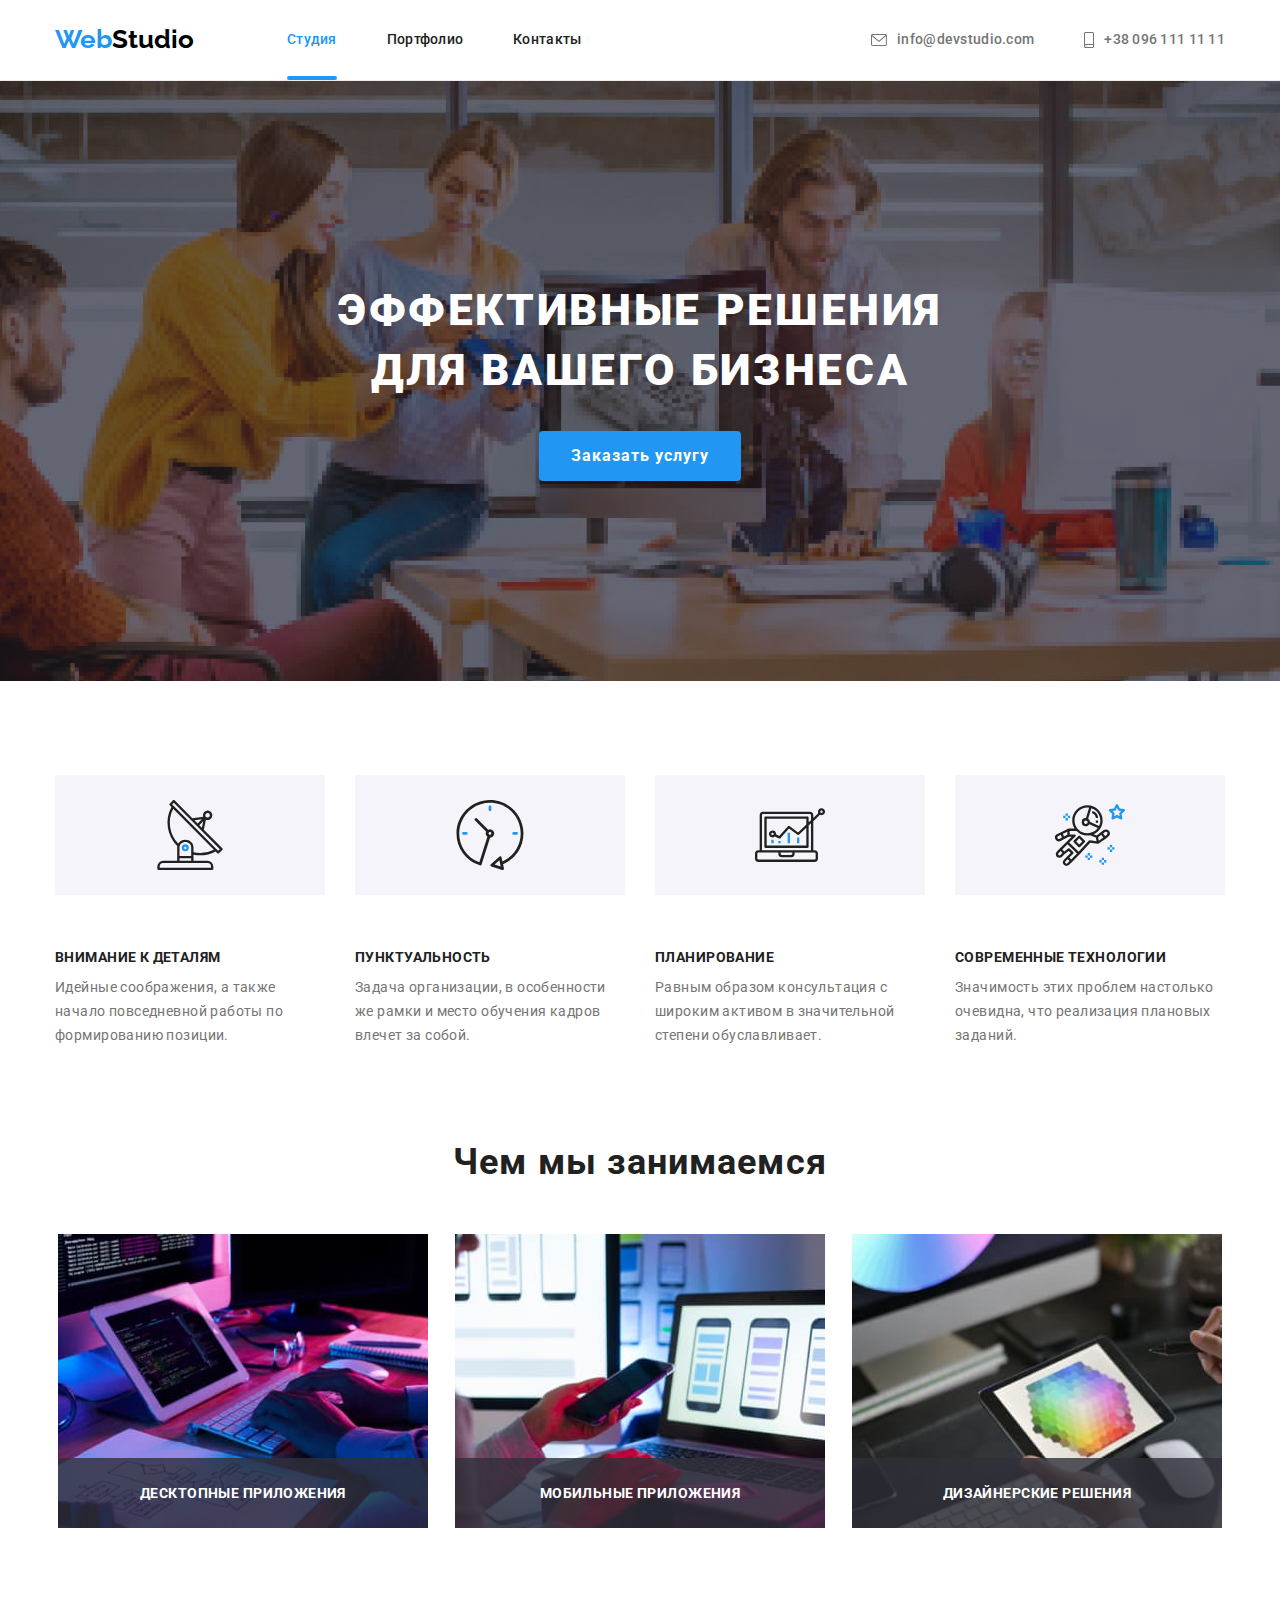
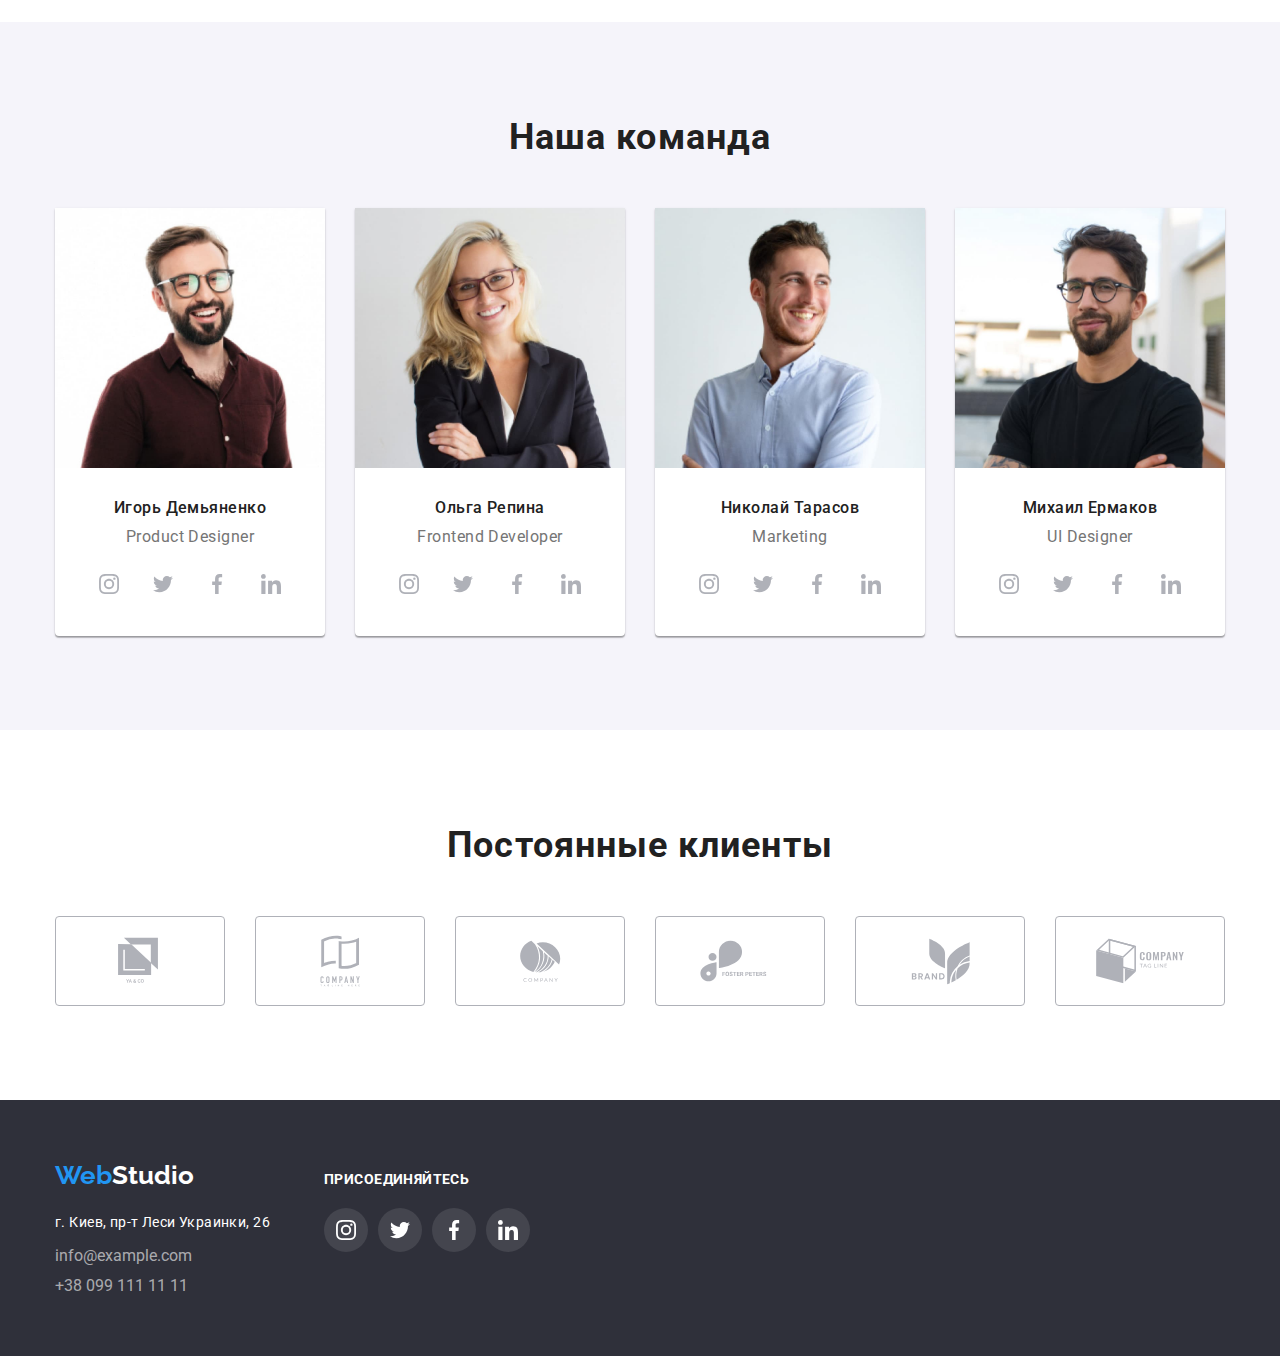
<file: index.html>
<!DOCTYPE html>
<html lang="ru">
<head>
    <meta charset="UTF-8">
    <meta name="viewport" content="width=device-width, initial-scale=1.0">
    <title>Студия</title>
    <link rel="stylesheet" href="https://cdnjs.cloudflare.com/ajax/libs/modern-normalize/1.0.0/modern-normalize.min.css">   
    <link rel="stylesheet" href="./css/style.css">
    <link rel="preconnect" href="https://fonts.gstatic.com">
    <link href="https://fonts.googleapis.com/css2?family=Raleway:wght@700&family=Roboto:wght@400;500;700;900&display=swap" rel="stylesheet">
</head>
<body>
    <header>
        <div class="container header">
            <nav>
                <a  href="./index.html" class="icon">
                    <span class="logo">Web</span>Studio</a>
                <ul class="nav">
                    <li><a class="nav-link current" href="./index.html">Студия</a></li>
                    <li><a class="nav-link" href="./portfolio.html">Портфолио</a></li>
                    <li><a class="nav-link" href="">Контакты</a></li>
                </ul>
            </nav>
            <ul class="contacts">
                    <li><a class="contact" href="mailto:info@devstudio.com">
                        <svg class="icon-envelope">
                            <use href="./img/symbol-defs.svg#icon-envelope"></use>
                        </svg>
                            info@devstudio.com</a>
                    </li>
                    <li ><a class="contact" href="tel:+380961111111">
                        <svg class="icon-smartphone">
                            <use href="./img/symbol-defs.svg#icon-smartphone"></use>
                        </svg>
                            +38 096 111 11 11</a>
                    </li>
            </ul>
        </div>
    </header>
    <main>
        <section class="hero">
            <div class="container">
                <h1 class="title-hero">Эффективные решения<br>для вашего бизнеса</h1>
                <button data-modal-open class="button">Заказать услугу</button>
            </div>
        </section>
        <!--Наши преимущества-->
        <section class="our-advantages">
            <div class="container">
                <h2 class="visually-hidden">Наши преимущества</h2>
                <ul class="list-advantages">
                    <li class="desc-advantages antenna">
                        <h3 class="head-advantages">Внимание к деталям</h3>
                        <p class="advantages"> Идейные соображения, а также начало повседневной работы по формированию позиции.</p>
                    </li>
                    <li class="desc-advantages clock">
                        <h3 class="head-advantages">Пунктуальность</h3>
                        <p class="advantages">Задача организации, в особенности же рамки и место обучения кадров влечет за собой.</p>
                    </li>
                    <li class="desc-advantages diagram">
                        <h3 class="head-advantages">Планирование</h3>
                        <p class="advantages">Равным образом консультация с широким активом в значительной степени обуславливает.</p>
                    </li>
                    <li class="desc-advantages astronaut">
                        <h3 class="head-advantages">Современные технологии</h3>
                        <p class="advantages">Значимость этих проблем настолько очевидна, что реализация плановых заданий.</p>
                    </li>
                </ul>
            </div>
        </section>
        <section class="our-work">
            <div class="container">
                <h2 class="section-title">Чем мы занимаемся</h2>
                <ul class="list-work">
                    <li class="list-work-item">
                        <img class="work" src="./img/Optymized/box-1.jpg" alt="Человек пишет программу на планшете" width="370"/>
                        <p class="work-type">Десктопные приложения</p>
                    </li>
                    <li class="list-work-item">
                        <img class="work" src="./img/Optymized/box-2.jpg" alt="Работа с телефоном и планшетом" width="370"/>
                        <p class="work-type">Мобильные приложения</p>
                    </li>
                    <li class="list-work-item">
                        <img class="work" src="./img/Optymized/box-3.jpg" alt="Человек выбирает нужный цвет на планшете" width="370"/>
                        <p class="work-type">Дизайнерские решения</p>
                    </li>
                </ul>
            </div>
        </section>
        <section class="our-team">
            <div class="container">
                <h2 class="section-team">Наша команда</h2>
                    <ul class="all-team">
                        <li class="team-memeber">
                            <img class="work" src="./img/Optymized/team-card-1.jpg" alt="Фото мужчины" width="270"/>  
                            <h3 class="employee-name">Игорь Демьяненко</h3>
                            <p class="employee-job" lang="en">Product Designer</p>
                            <div class="social-block">
                                <a class="social-link" href="">
                                    <svg class="icon-social">
                                        <use href="./img/symbol-defs.svg#icon-instagram"></use>
                                    </svg>
                                </a>
                                <a class="social-link" href="">
                                    <svg class="icon-social">
                                        <use href="./img/symbol-defs.svg#icon-twitter"></use>
                                    </svg>
                                </a>
                                <a class="social-link" href="">
                                    <svg class="icon-social">
                                        <use href="./img/symbol-defs.svg#icon-facebook"></use>
                                    </svg>
                                </a>
                                <a class="social-link" href="">
                                    <svg class="icon-social">
                                        <use href="./img/symbol-defs.svg#icon-linkedin"></use>
                                    </svg>
                                </a> 
                            </div>
                        </li>
                        <li class="team-memeber">
                            <img class="work" src="./img/Optymized/team-card-2.jpg" alt="Фото женщины" width="270"/>  
                            <h3 class="employee-name">Ольга Репина</h3>
                            <p class="employee-job" lang="en">Frontend Developer</p>     
                            <div class="social-block">
                                <a class="social-link" href="">
                                    <svg class="icon-social">
                                        <use href="./img/symbol-defs.svg#icon-instagram"></use>
                                    </svg>
                                </a>
                                <a class="social-link" href="">
                                    <svg class="icon-social">
                                        <use href="./img/symbol-defs.svg#icon-twitter"></use>
                                    </svg>
                                </a>
                                <a class="social-link" href="">
                                    <svg class="icon-social">
                                        <use href="./img/symbol-defs.svg#icon-facebook"></use>
                                    </svg>
                                </a>
                                <a class="social-link" href="">
                                    <svg class="icon-social">
                                        <use href="./img/symbol-defs.svg#icon-linkedin"></use>
                                    </svg>
                                </a> 
                            </div>
                        </li>
                        <li class="team-memeber">
                            <img class="work" src="./img/Optymized/team-card-3.jpg" alt="Фото мужчины" width="270"/>  
                            <h3 class="employee-name">Николай Тарасов</h3>
                            <p class="employee-job" lang="en">Marketing</p> 
                            <div class="social-block">
                                <a class="social-link" href="">
                                    <svg class="icon-social">
                                        <use href="./img/symbol-defs.svg#icon-instagram"></use>
                                    </svg>
                                </a>
                                <a class="social-link" href="">
                                    <svg class="icon-social">
                                        <use href="./img/symbol-defs.svg#icon-twitter"></use>
                                    </svg>
                                </a>
                                <a class="social-link" href="">
                                    <svg class="icon-social">
                                        <use href="./img/symbol-defs.svg#icon-facebook"></use>
                                    </svg>
                                </a>
                                <a class="social-link" href="">
                                    <svg class="icon-social">
                                        <use href="./img/symbol-defs.svg#icon-linkedin"></use>
                                    </svg>
                                </a> 
                            </div>    
                        </li>
                        <li class="team-memeber">
                            <img class="work" src="./img/Optymized/team-card-4.jpg" alt="Фото мужчины" width="270"/>  
                            <h3 class="employee-name">Михаил Ермаков</h3>
                            <p class="employee-job" lang="en">UI Designer</p>
                            <div class="social-block">
                                <a class="social-link" href="">
                                    <svg class="icon-social">
                                        <use href="./img/symbol-defs.svg#icon-instagram"></use>
                                    </svg>
                                </a>
                                <a class="social-link" href="">
                                    <svg class="icon-social">
                                        <use href="./img/symbol-defs.svg#icon-twitter"></use>
                                    </svg>
                                </a>
                                <a class="social-link" href="">
                                    <svg class="icon-social">
                                        <use href="./img/symbol-defs.svg#icon-facebook"></use>
                                    </svg>
                                </a>
                                <a class="social-link" href="">
                                    <svg class="icon-social">
                                        <use href="./img/symbol-defs.svg#icon-linkedin"></use>
                                    </svg>
                                </a> 
                            </div>   
                        </li>
                    </ul>
            </div>
        </section>
        <section class="clients">
            <div class="container">
                <h2 class="our-clients">Постоянные клиенты</h2>
                    <div class="square">
                        <a class="icon-square" href="">
                                <svg class="icon-clients first">
                                    <use href="./img/symbol-defs.svg#icon-logo-1"></use>
                                </svg>
                        </a>    
                        <a class="icon-square" href=""> 
                            <svg class="icon-clients second">
                                <use href="./img/symbol-defs.svg#icon-logo-2"></use>
                            </svg>
                        </a>
                        <a class="icon-square" href="">
                            <svg class="icon-clients third">
                                <use href="./img/symbol-defs.svg#icon-logo-3"></use>
                            </svg>
                        </a>
                        <a class="icon-square" href=""> 
                            <svg class="icon-clients forth">
                                <use href="./img/symbol-defs.svg#icon-logo-4"></use>
                            </svg>
                        </a>
                        <a class="icon-square" href=""> 
                            <svg class="icon-clients fifth">
                                <use href="./img/symbol-defs.svg#icon-logo-5"></use>
                            </svg>
                        </a>
                        <a class="icon-square" href="">
                            <svg class="icon-clients sixth">
                                <use href="./img/symbol-defs.svg#icon-logo-6"></use>
                            </svg>
                        </a>
                    </div>
            </div>       
        </section>
        
    </main>
    <footer>
        <div class="container">
            <div class="footer-block">
                <a  href="./index.html" class="icon">
                    <span class="logo">Web</span>Studio
                </a>
                <address>
                    <p class="address">г. Киев, пр-т Леси Украинки, 26 </p>
                    <p class="footer-contacts">info@example.com</p>
                    <p class="footer-contacts">+38 099 111 11 11 </p>
                </address>
            </div>
            <div class="social-block">
                <p class="join">присоединяйтесь</p>
                <a class="social-link" href="">
                    <svg class="icon-social">
                        <use href="./img/symbol-defs.svg#icon-instagram"></use>
                    </svg>
                </a>
                <a class="social-link" href="">
                    <svg class="icon-social">
                        <use href="./img/symbol-defs.svg#icon-twitter"></use>
                    </svg>
                </a>
                <a class="social-link" href="">
                    <svg class="icon-social">
                        <use href="./img/symbol-defs.svg#icon-facebook"></use>
                    </svg>
                </a>
                <a class="social-link" href="">
                    <svg class="icon-social">
                        <use href="./img/symbol-defs.svg#icon-linkedin"></use>
                    </svg>
                </a> 
            </div>   
        </div>
    </footer>
    <div class="backdrop is-hidden" data-modal>
        <div class="modal">
            <svg class="close-icon" data-modal-close>
                <use href="./img/symbol-defs.svg#icon-close"></use>
            </svg>
        </div>
    </div>
    <script src="./js/modal.js"></script>
</body> 
</html>
</file>
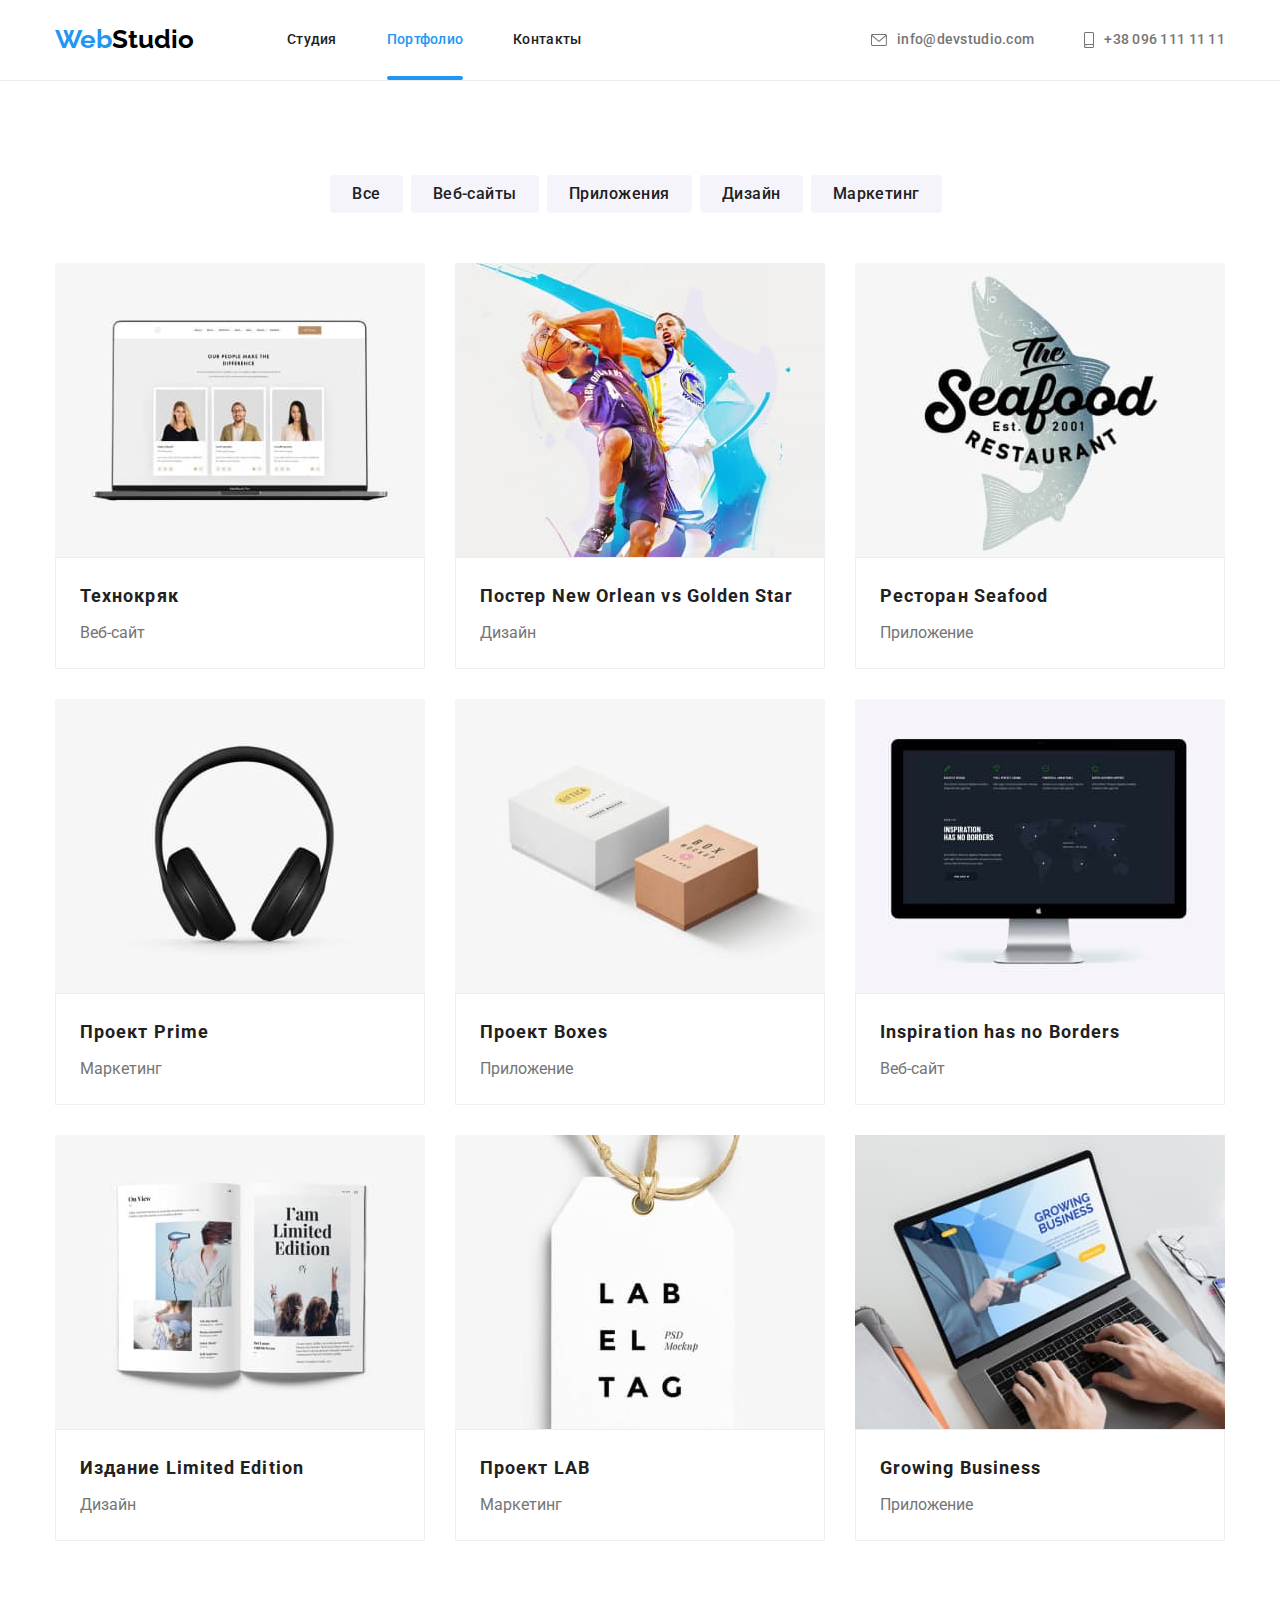
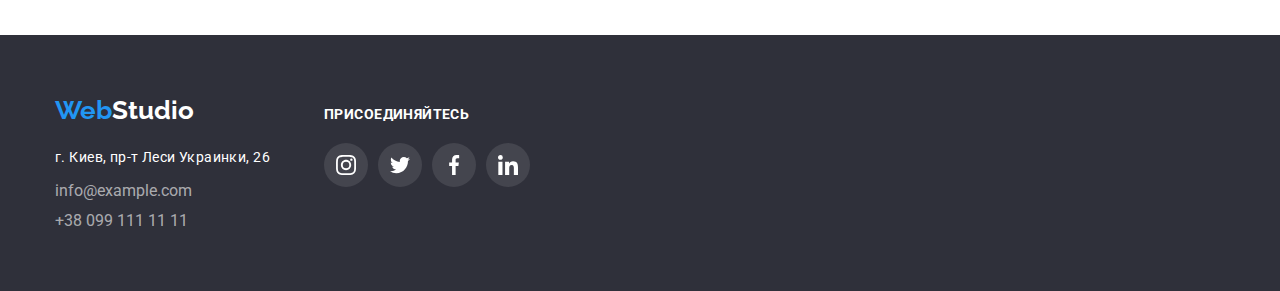
<file: portfolio.html>
<!DOCTYPE html>
<html lang="ru">
<head>
    <meta charset="UTF-8">
    <meta name="viewport" content="width=device-width, initial-scale=1.0">
    <title>Портфолио</title>
    <link rel="stylesheet" href="https://cdnjs.cloudflare.com/ajax/libs/modern-normalize/1.0.0/modern-normalize.min.css">   
    <link rel="stylesheet" href="./css/style.css">
    <link rel="preconnect" href="https://fonts.gstatic.com">
    <link href="https://fonts.googleapis.com/css2?family=Raleway:wght@700&family=Roboto:wght@400;500;700;900&display=swap" rel="stylesheet">
</head>
<body>
    <header>
        <div class="container header">
            <nav>
                <a  href="./index.html" class="icon">
                    <span class="logo">Web</span>Studio</a>
                <ul class="nav">
                    <li><a class="nav-link" href="./index.html">Студия</a></li>
                    <li><a class="nav-link current" href="./portfolio.html">Портфолио</a></li>
                    <li><a class="nav-link" href="">Контакты</a></li>
                </ul>
            </nav>
            <ul class="contacts">
                <li><a class="contact" href="mailto:info@devstudio.com">
                    <svg class="icon-envelope">
                        <use href="./img/symbol-defs.svg#icon-envelope"></use>
                    </svg>
                        info@devstudio.com</a>
                </li>
                <li ><a class="contact" href="tel:+380961111111">
                    <svg class="icon-smartphone">
                        <use href="./img/symbol-defs.svg#icon-smartphone"></use>
                    </svg>
                        +38 096 111 11 11</a>
                </li>
            </ul>
        </div>
    </header>
    <main>
        <section class="main">
            <div class="container total">
                <ul class="filter">
                    <li class="list-filter"><button class="button-filter">Все</button></li>
                    <li class="list-filter"><button class="button-filter">Веб-сайты</button></li>
                    <li class="list-filter"><button class="button-filter">Приложения</button></li>
                    <li class="list-filter"><button class="button-filter">Дизайн</button></li>
                    <li class="list-filter"><button class="button-filter">Маркетинг</button></li>
                </ul>
                    <h1 class="visually-hidden">Портфолио</h1>
                    <ul class="all-portfolio">
                        <li class="one-work">
                            <a class="one-work-link" href="">
                                <div class="thumb">
                                    <p class="projects-text">Технокряк это современная площадка распространения коронавируса. Компании используют эту платформу для цифрового шпионажа и атак на защищённые сервера конкурентов.</p>
                                    <img class="img-advertisment" src="./img/Optymized/Технокряк.jpg" alt="Ноутбук с фотографиями трех человек"/>
                                </div>
                                    <div class="projects-item">
                                    <h2 class="projects">Технокряк</h2>
                                    <p class="projects-description">Веб-сайт</p>
                                </div>
                            </a>
                        </li>
                        <li class="one-work">
                            <a class="one-work-link" href="">
                                <div class="thumb">
                                    <p class="projects-text">Lorem ipsum dolor sit amet consectetur adipisicing elit. Id libero, sint, odit placeat eveniet, repellat deleniti quas delectus ullam dolores earum nemo vel? Optio quos enim temporibus inventore porro blanditiis.</p>
                                    <img class="img-advertisment" src="./img/Optymized/poster.jpg" alt="Постер с двумя баскетболистами"/>
                                </div>
                                <div class="projects-item">
                                    <h2 class="projects">Постер New Orlean vs Golden Star</h2>
                                    <p class="projects-description">Дизайн</p>
                                </div>
                            </a>
                        </li>
                        <li class="one-work">
                            <a class="one-work-link" href="">
                                <div class="thumb">
                                    <p class="projects-text">Lorem ipsum dolor sit amet consectetur adipisicing elit. Id libero, sint, odit placeat eveniet, repellat deleniti quas delectus ullam dolores earum nemo vel? Optio quos enim temporibus inventore porro blanditiis.</p>
                                    <img class="img-advertisment" src="./img/Optymized/seafood.jpg" alt="Лого ресторана морской еды"/>
                                </div>
                                    <div class="projects-item">
                                    <h2 class="projects">Ресторан Seafood</h2>
                                    <p class="projects-description">Приложение</p>
                                </div>
                            </a>
                        </li>
                        <li class="one-work">
                            <a class="one-work-link" href="">
                                <div class="thumb">
                                    <p class="projects-text">Lorem ipsum dolor sit amet consectetur adipisicing elit. Id libero, sint, odit placeat eveniet, repellat deleniti quas delectus ullam dolores earum nemo vel? Optio quos enim temporibus inventore porro blanditiis.</p>
                                    <img class="img-advertisment" src="./img/Optymized/prohect-prime.jpg" alt="Большие наушники"/>
                                </div>
                                <div class="projects-item">
                                    <h2 class="projects">Проект Prime</h2>
                                    <p class="projects-description">Маркетинг</p>
                                </div>
                            </a>
                        </li>
                        <li class="one-work"> 
                            <a class="one-work-link" href="">
                                <div class="thumb">
                                    <p class="projects-text">Lorem ipsum dolor sit amet consectetur adipisicing elit. Id libero, sint, odit placeat eveniet, repellat deleniti quas delectus ullam dolores earum nemo vel? Optio quos enim temporibus inventore porro blanditiis.</p>
                                    <img class="img-advertisment" src="./img/Optymized/boxes.jpg" alt="Две маленькие коробочки, белая и оранжевая"/>
                                </div>
                                <div class="projects-item">
                                    <h2 class="projects">Проект Boxes</h2>
                                    <p class="projects-description">Приложение</p>
                                </div>
                            </a>
                        </li>
                        <li class="one-work">
                            <a class="one-work-link" href="">
                                <div class="thumb">
                                    <p class="projects-text">Lorem ipsum dolor sit amet consectetur adipisicing elit. Id libero, sint, odit placeat eveniet, repellat deleniti quas delectus ullam dolores earum nemo vel? Optio quos enim temporibus inventore porro blanditiis.</p>
                                    <img class="img-advertisment" src="./img/Optymized/inspiration.jpg" alt="Монитор с картой мира"/>
                                </div>
                                <div class="projects-item">
                                    <h2 class="projects" lang="en">Inspiration has no Borders</h2>
                                    <p class="projects-description">Веб-сайт</p>
                                </div>
                            </a>
                        </li>
                        <li class="one-work">
                            <a class="one-work-link" href="">
                                <div class="thumb">
                                    <p class="projects-text">Lorem ipsum dolor sit amet consectetur adipisicing elit. Id libero, sint, odit placeat eveniet, repellat deleniti quas delectus ullam dolores earum nemo vel? Optio quos enim temporibus inventore porro blanditiis.</p>
                                    <img class="img-advertisment" src="./img/Optymized/limited-edition.jpg" alt=""/>
                                </div>
                                <div class="projects-item">
                                    <h2 class="projects">Издание Limited Edition</h2>
                                    <p class="projects-description">Дизайн</p>
                                </div>
                            </a>
                        </li>
                        <li class="one-work">
                            <a class="one-work-link" href="">
                                <div class="thumb">
                                    <p class="projects-text">Lorem ipsum dolor sit amet consectetur adipisicing elit. Id libero, sint, odit placeat eveniet, repellat deleniti quas delectus ullam dolores earum nemo vel? Optio quos enim temporibus inventore porro blanditiis.
                                    </p>
                                <img class="img-advertisment" src="./img/Optymized/lab.jpg" alt="Ярлык дорогой одежды"/>
                                </div>
                                <div class="projects-item">
                                    <h2 class="projects">Проект LAB</h2>
                                    <p class="projects-description">Маркетинг</p>
                                </div>
                            </a>
                        </li>
                        <li class="one-work">
                            <a class="one-work-link" href="">
                                <div class="thumb">
                                <p class="projects-text">Lorem ipsum dolor sit amet consectetur adipisicing elit. Id libero, sint, odit placeat eveniet, repellat deleniti quas delectus ullam dolores earum nemo vel? Optio quos enim temporibus inventore porro blanditiis.</p>
                                <img class="img-advertisment" src="./img/Optymized/growing-business.jpg" alt="Ноутбук с рекламой на экране"/>
                                </div>  
                                <div class="projects-item">
                                    <h2 class="projects" lang="en">Growing Business</h2>
                                    <p class="projects-description">Приложение</p>
                                </div>
                            </a>
                        </li>
                    </ul>
            </div>
        </section>
    </main>
    <footer>
        <div class="container">
            <div class="footer-block">
                <a  href="./index.html" class="icon">
                    <span class="logo">Web</span>Studio
                </a>
                <address>
                    <p class="address">г. Киев, пр-т Леси Украинки, 26 </p>
                    <p class="footer-contacts">info@example.com</p>
                    <p class="footer-contacts">+38 099 111 11 11 </p>
                </address>
            </div>
            <div class="social-block">
                <p class="join">присоединяйтесь</p>
                <a class="social-link" href="">
                    <svg class="icon-social">
                        <use href="./img/symbol-defs.svg#icon-instagram"></use>
                    </svg>
                </a>
                <a class="social-link" href="">
                    <svg class="icon-social">
                        <use href="./img/symbol-defs.svg#icon-twitter"></use>
                    </svg>
                </a>
                <a class="social-link" href="">
                    <svg class="icon-social">
                        <use href="./img/symbol-defs.svg#icon-facebook"></use>
                    </svg>
                </a>
                <a class="social-link" href="">
                    <svg class="icon-social">
                        <use href="./img/symbol-defs.svg#icon-linkedin"></use>
                    </svg>
                </a> 
            </div>   
        </div>
    </footer>
</body>
</html>
</file>
<file: css/style.css>
:root {
    --primary-text-color: #757575;
    --secondary-text-color: #212121;
    --primary-background-color: #E5E5E5;
    --secondary-background-color: #2F303A;
    --accent-color: #2196F3;
    --third-background-color: #fff;   
    --icon-color: #000; 
    --team-color: #F5F4FA;
    --link-color: #AFB1B8;
    }
    body {
        background-color: var(--primary-background-color);
        color: var(--primary-text-color);
        font-family: 'Roboto', sans-serif;
    }
    a {
        text-decoration: none;
    }
    ul {
        list-style-type: none;
        margin: 0;
        padding-left: 0;
    }
    li {
        margin: 0;  
        padding: 0;
    }
    h1, h2, h3, h4, h5 {
        margin: 0;
    }
    header {
        align-items: center;
        border-bottom: 1px solid #ECECEC;
        background-color: var(--third-background-color);
    }
    nav {
        display: flex;
    }
    .nav {
        display: flex;
        align-items: center;
        
    }
    .container {
        width: 1200px;
        padding-left: 15px;
        padding-right: 15px;
        margin-left: auto;
        margin-right: auto;
    }
    .contacts {
        display: flex;
        align-items: center;
        margin-left: auto;
    }
    .contact:hover,
    .contact:focus {
        color: var(--accent-color);    
    }
    .nav-link {
        display: flex;
        font-family: Roboto;
        font-size: 14px;
        font-weight: 500;
        line-height: 1.14;
        letter-spacing: 0.02em;
        color: var(--secondary-text-color);
        padding-top: 32px;
        padding-bottom: 32px;
        position: relative;
        transition: color 250ms cubic-bezier(0.4, 0, 0.2, 1);
    }
    .header {
        display: flex;
    }
    .nav>li:first-child {
        margin-left: 93px;
    }
    .nav>li:not(:first-child) {
        margin-left: 50px;
    }
    .nav .current {
        color: var(--accent-color);
    }
    .current {
        display: block;
    }
    .nav .current::after {
        content: "";
        display: block;
        width: 100%;
        height: 4px;
        position: absolute;
        left: 0;
        bottom: 0;
        background: var(--accent-color);
        border-radius: 2px;
    }
    .nav-link:hover, 
    .nav-link:focus {
        color: var(--accent-color);
    }
    .logo {
        color: var(--accent-color);
    }
    .icon {
        display: flex;
        font-family: Raleway, sans-serif;;
        font-size: 26px;
        font-weight: 700;
        line-height: 1.2;
        color: var(--icon-color);
        align-items: center;
    }  
    .contacts>li:last-child {
        margin-left: 50px;
    }
    .contact {
        font-family: Roboto;
        font-size: 14px;   
        font-weight: 500;
        line-height: 1.14;
        letter-spacing: 0.02em;
        color: var(--primary-text-color);
        align-items: center;
        display: flex;
        padding-top: 32px;
        padding-bottom: 32px;
        transition: color 250ms cubic-bezier(0.4, 0, 0.2, 1);
    }
    .hero {
        text-transform: uppercase;
        font-size: 44px;
        font-weight: 900;
        line-height: 1.36;
        letter-spacing: 0.06em;
        padding-top: 200px;
        padding-bottom: 200px;
        max-width: 1600px;
        margin-left: auto;
        margin-right: auto;
        background-image: linear-gradient(
            to right,
             rgba(47,48,58,0.4),
             rgba(47,48,58,0.4)
             ),
        url('../img/Optymized/hero.jpg');
        background-position: center;
    }
    .title-hero {
        font-size: 44px;
        font-weight: 900;
        text-align: center;
        padding-bottom: 30px;
        color: var(--third-background-color);  
    }
    .button {
        display: block;
        background-color: var(--accent-color);
        font-size: 16px;
        font-weight: 700;
        line-height: 1.9;
        letter-spacing: 0.06em;
        text-align: center;
        color: var(--third-background-color);
        margin:0 auto;
        padding: 10px 32px;
        border: 2px;
        border-radius: 4px;
        cursor: pointer;
    }
    .list-advantages {
        display: flex;
        justify-content: space-between;
    }
    .desc-advantages {
        padding-bottom: 0;
    }
    .advantages {
        font-size: 14px;
        font-weight: 400;
        line-height: 1.7;
        letter-spacing: 0.03em;
        width: 270px;
        margin: 0;
    }
    .head-advantages {
        margin-bottom: 10px;
        font-size: 14px;
        font-weight: 700;
        line-height: 1.14;
        letter-spacing: 0.03em;
        color: var(--secondary-text-color);
        text-transform: uppercase;
        margin-bottom: 10px;
    }

    .our-advantages {
        padding-bottom: 94px;
        padding-top: 94px;
    }
    .our-work{
        display: block;
        padding-bottom: 94px;
        justify-content: center;
        
    }
    .section-title {
        font-size: 36px;
        font-weight: 700;
        line-height: 1.17;
        letter-spacing: 0.03em;
        color: var(--secondary-text-color);
        text-align: center;
        margin-bottom: 50px;
    }
    .our-team {
        padding-top: 94px;
        padding-bottom: 94px;
        background-color: var(--team-color);
    }
    .section-team {
        font-size: 36px;
        font-weight: 700;
        line-height: 1.17;
        letter-spacing: 0.03em;
        color: var(--secondary-text-color);
        text-align: center;
        padding-bottom: 50px;
    }
    .work {
        display: block; 
    }
    .list-work-item {
        position: relative;
    }
     .work-type {
        margin: auto;
        text-transform: uppercase;
        position: absolute;
        bottom: 0%;
        right: 0;
        width: 100%;
        height: 70px;
        line-height: 70px;
        white-space: nowrap;
        align-items: center;
        font-size: 14px;
        font-weight: 700;
        letter-spacing: 0.03em;
        text-align: center;
        color: var(--third-background-color);
        background-color: rgba(47, 48, 58, 0.8);
}
    .list-work {
        display: flex;
        justify-content: center;
    }
    .list-work>li {
        margin-right: 27px;
    }
    .list-work :last-child {
        margin-right: 0;
    }
    .all-team {
        display: flex;
        margin: auto;
    }
    .all-team>li {
        margin-right: 30px;
    }
    .team-memeber {
        background-color: var(--third-background-color);
        border-radius: 0px 0px 4px 4px;
        padding-bottom: 30px;
        box-shadow: 0px 2px 1px 0px rgba(0, 0, 0, 0.2),
                    0px 1px 1px 0px rgba(0, 0, 0, 0.14),
                    0px 1px 3px 0px rgba(0, 0, 0, 0.12);
    }
    .all-team>li:last-child {
        margin-right: 0;
    }
    .employee-name {
        font-size: 16px;
        font-weight: 500;
        line-height: 1.2;
        letter-spacing: 0.03em;
        color: var(--secondary-text-color);
        text-align: center;
        margin-top: 30px;
    }
    .employee-job {
        font-size: 16px;
        line-height: 1.2;
        letter-spacing: 0.03em;
        text-align: center;
        margin-top: 10px;
        margin-bottom: 16px;
        color: var(--primary-text-color);
    }
   
    .visually-hidden {
        position: absolute;
        clip: rect(0 0 0 0);
        width: 1px;
        height: 1px;
        margin: -1px;
    }        
    .antenna::before{
        background-image: url(../img/optymizes_svg/antenna.svg);
        display: block;
        content: "";
        contain: content;
        width: 270px;
        height: 120px;
        margin-bottom: 55px;
        background-color: var(--team-color); 
        background-position: 50% 50%;
        background-repeat: no-repeat;
    }
    .clock::before{
        background-image: url( ../img/optymizes_svg/clock.svg);
        display: block;
        content: "";
        contain: content;
        width: 270px;
        height: 120px;
        margin-bottom: 55px;
        background-color: var(--team-color); 
        background-position: 50% 50%;
        background-repeat: no-repeat;
    }
    .astronaut::before{
        background-image: url( ../img/optymizes_svg/astronaut.svg);
        display: block;
        content: "";
        contain: content;
        width: 270px;
        height: 120px;
        margin-bottom: 55px;
        background-color: var(--team-color); 
        background-position: 50% 50%;
        background-repeat: no-repeat;
    }
    .diagram::before{
        background-image: url( ../img/optymizes_svg/diagram.svg);
        display: block;
        content: "";
        contain: content;
        width: 270px;
        height: 120px;
        margin-bottom: 55px;
        background-color: var(--team-color); 
        background-position: 50% 50%;
        background-repeat: no-repeat;
    }
    main {
        background-color: var(--third-background-color);
    }
    .main {
        display: block;
        padding-top: 94px;
        padding-bottom: 94px;
    }
    .total {
        display: flex;
        flex-direction: column;
        text-align: center;
    }
    .filter {
        display: flex;
        text-align: center;
        padding-bottom: 50px;
        margin: auto;
    }
    .list-filter {
        display: inline-block;
    }
    .button-filter {
        font-family: inherit;
        color: var(--secondary-text-color);
        cursor:pointer;
        margin-right: 8px;
        font-size: 16px;
        font-weight: 500;
        line-height: 26px;
        letter-spacing: 0.03em;
        padding: 6px 22px;
        text-align: center;
        background-color: var(--team-color);
        border-radius: 4px;
        transition: color 250ms cubic-bezier(0.4, 0, 0.2, 1),
                    background-color 250ms cubic-bezier(0.4, 0, 0.2, 1),
                    box-shadow 250ms cubic-bezier(0.4, 0, 0.2, 1);
    }
    .button-filter:hover,
    .button-filter:focus {
        background-color: var(--accent-color);
        color: var(--third-background-color);
        box-shadow: 0px 4px 4px 0px #000000 25%;
    }
    button {
        outline: none;
        border: none;        
    }
    .projects {
        font-size: 18px;
        font-weight: 700;
        line-height: 2;
        letter-spacing: 0.06em;
        text-align: left;
        color: var(--secondary-text-color);
        margin-bottom: 4px;
        line-height: 36px;
    }
    .all-portfolio {
        display: flex;
        flex-wrap: wrap;
        margin-left: -30px;
        margin-top: -30px;
    }
    .one-work {
        background: var(--third-background-color);
        margin-left: 30px;
        margin-top: 30px;
        transition: box-shadow 250ms cubic-bezier(0.4, 0, 0.2, 1);
    }
  
    .one-work-link:focus,
    .one-work-link:hover {
    display: block;
    box-shadow: 0px 1px 1px rgba(0, 0, 0, 0.12), 0px 4px 4px rgba(0, 0, 0, 0.06),
    1px 4px 6px rgba(0, 0, 0, 0.16);
    outline: none;
    }
     .projects-text {
        margin: 0;
        font-family: Roboto;
        font-size: 18px;
        justify-content: center;
        font-weight: 400;
        line-height: 1.55;
        letter-spacing: 0.03em;
        text-align: center;
        color: var(--third-background-color);
        background-color: rgba( 33,150,243,0.9);
        padding: 63px 24px;
        display: inline-block;
        position: absolute; 
        width: 100%;
        height: 294px;
        top: 0;
        left: 0;
        transform: translateY(420px);
        transition: transform 250ms cubic-bezier(0.4, 0, 0.2, 1);
     }
     .thumb{
         position: relative;
         overflow: hidden;
     }
     
    .one-work-link:focus .projects-text,
    .one-work-link:hover .projects-text{
        transform: translateY(0);
    }
   
    .projects-item {
        padding: 20px 24px;
        border: 1px solid #EEEEEE;   
    }
    .projects-description {
        text-align: left;
        margin: 0;
        line-height: 30px;
        font-size: 16px;
        color: var(--primary-text-color);
    }
    .img-advertisment {
        
        display: block;
    }
    .address {
        display: block;
        font-size: 14px;
        font-weight: 400;
        font-style: normal;
        line-height: 1.7;
        letter-spacing: 0.03em;
        color: var(--third-background-color);
        margin-top: 20px;
        margin-bottom: 0;
    }
    .footer-contacts {
        font-style: normal;
        color: rgba(255,255,255,0.6);
        margin-top: 12px;
        margin-bottom: 0;
    }
.clients {
    padding-top: 94px;
    padding-bottom: 94px; 
}
.our-clients {
    font-size: 36px;
    font-weight: 700;
    line-height: 1.17;
    letter-spacing: 0.03em;
    color: var(--secondary-text-color);
    text-align: center;
    padding-bottom: 50px;
    display: block;
}
.icon-clients {
    display: inline-flex;
    fill: currentColor;
}
.first {
    width: 44.2px;
    height: 48.6px;
}
.second {
    width: 40px;
    height: 52px;
}
.third {
    width: 41px;
    height: 42px;
}
.forth {
    width: 79.6px;
    height: 42px;
}
.fifth {
    width: 59px;
    height: 47px;
}
.sixth {
    width: 88.5px;
    height: 45.5px;
}
.square {
   display: flex;
   justify-content: space-between;
}
.icon-square {
  border: 1px solid var(--link-color);
  border-radius: 4px; 
  display: inline-flex;
  justify-content: center;
  align-items: center;
  width: 170px;
  height: 90px;
  background-color: var(--third-background-color);
  color: var(--link-color);

  transition: color 250ms cubic-bezier(0.4, 0, 0.2, 1),
  border 250ms cubic-bezier(0.4, 0, 0.2, 1);
}
.icon-square:hover,
.icon-square:focus {
border: 1px solid var(--accent-color);
color: var(--accent-color);
}
.square>li:last-child {
    margin-right: 0;
}
.icon-envelope{
    width: 16px;
    height: 12px;
    margin-right: 10px;
    fill: currentColor;
}
.icon-smartphone {
    width: 10px;
    height: 16px; 
    margin-right: 10px;
    fill: currentColor;
}
.social-block {
    margin-left: 32px;
    margin-right: 32px;
}
.social-link {
    display: inline-flex;
    justify-content: center;
    align-items: center;
    width: 44px;
    height: 44px;
    border-radius: 50%; 
    background-color: var(--third-background-color);
    color: var(--link-color);
    background-position: center; 
    margin-right: 6px;  

    transition: color 250ms cubic-bezier(0.4, 0, 0.2, 1),
                background-color 250ms cubic-bezier(0.4, 0, 0.2, 1);
}
.social-link:last-child {
margin-right: 0;
}
.social-link:hover,
.social-link:focus {
    color: var(--third-background-color);
    background-color: var(--accent-color);
}
.icon-social {
    display: block;
    width: 20px;
    height: 20px;
    fill: currentColor;   
}

footer  .icon {
    color: var(--third-background-color);  
}
footer {
    background-color: var(--secondary-background-color);
    display: flex;
    padding-top: 60px;
    padding-bottom: 60px;
}
footer .container {
    display: flex;
}
footer .social-block {
    margin-top: 12px;
    margin-left: 38px;
}
footer .social-link {
    background-color:rgba(255,255,255,0.1);
    color:var(--third-background-color); 
}
footer .social-link:hover,
footer .social-link:focus {
    color: var(--third-background-color); ;
    background-color: var(--accent-color);
}
.footer-block {
    width: 231px;   
}
.join {
    color: var(--third-background-color);
    text-transform: uppercase;
    margin-top: 0;
    margin-bottom: 20px;
    font-size: 14px;
    font-weight: 700;
    line-height: 1.14;
    letter-spacing: 0.03em;
    text-align: left;
}
.backdrop {
    position: fixed;
    top: 0;
    left: 0;
    width: 100%;
    height: 100%;
    background-color: rgba(0,0,0,0.2);
    opacity: 1;
    transition: opacity 250ms cubic-bezier(0.4, 0, 0.2, 1);
}    
.backdrop.is-hidden {
 opacity: 0;
 pointer-events: none;
}
.modal {
    position: absolute;
    min-width: 528px;
    min-height: 581px;

   
    top: 50%;
    left: 50%;
    transform: translate(-50%, -50%);
    background-color: var(--third-background-color);
    box-shadow: 0px 2px 1px 0px rgba(0,0,0,0.2),
                0px 1px 1px 0px rgba(0,0,0,0.14),
                0px 1px 3px 0px rgba(0,0,0,0.12);

}
.close-icon {
    position: absolute;
    right: 8px;
    top: 8px;
    width: 30px;
    height: 30px;
    border-radius: 50%; 
    padding: 6px;
    border: 1px solid rgba(0,0,0,0.2); 
    background-color: var(--third-background-color);
    color: var(--icon-color);
    cursor: pointer;
}
</file>
